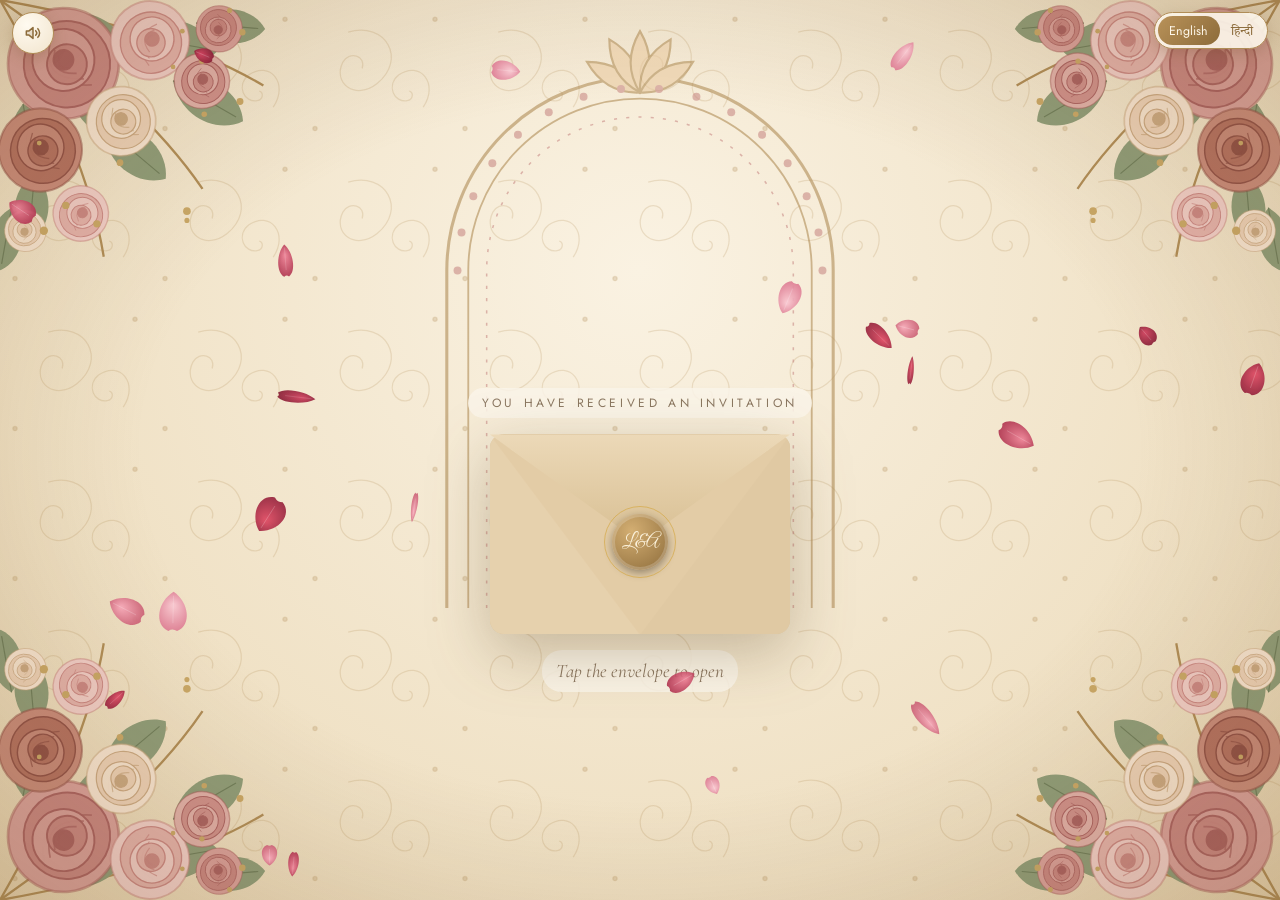
<file: index.html>
<!DOCTYPE html>
<html lang="en">
<head>
<meta charset="UTF-8">
<meta name="viewport" content="width=device-width, initial-scale=1">
<meta name="description" content="You are invited to the wedding of Lakshmi &amp; Anurag — 2 December 2026, Nashik. Tap the envelope to open your invitation.">
<meta property="og:type" content="website">
<meta property="og:url" content="https://theanuragkumar.github.io/wedding-invitation/">
<meta property="og:title" content="Lakshmi &amp; Anurag — Wedding Invitation">
<meta property="og:description" content="You are invited! 2 December 2026 · Chandrabhaga Lawns, Nashik. Tap the envelope to open your invitation.">
<meta property="og:image" content="https://theanuragkumar.github.io/wedding-invitation/assets/og-image.jpg">
<meta property="og:image:width" content="1200">
<meta property="og:image:height" content="630">
<meta name="twitter:card" content="summary_large_image">
<meta name="twitter:title" content="Lakshmi &amp; Anurag — Wedding Invitation">
<meta name="twitter:description" content="You are invited! 2 December 2026 · Nashik">
<meta name="twitter:image" content="https://theanuragkumar.github.io/wedding-invitation/assets/og-image.jpg">
<meta name="theme-color" content="#f1e4cd">
<link rel="icon" type="image/svg+xml" href="assets/favicon.svg">
<title>Lakshmi & Anurag — Wedding Invitation</title>
<link rel="preconnect" href="https://fonts.googleapis.com">
<link href="https://fonts.googleapis.com/css2?family=Cormorant+Garamond:ital,wght@0,400;0,600;1,400&family=Great+Vibes&family=Jost:wght@300;400;500&family=Tiro+Devanagari+Hindi:ital@0;1&family=Kalam:wght@400;700&display=swap" rel="stylesheet">
<link rel="stylesheet" href="style.css">
</head>
<body>

<audio id="bgm" src="assets/wedding-song.mp3" loop preload="auto"></audio>
<button type="button" id="musicBtn" class="music" aria-label="Toggle music" title="Music on/off" hidden>🔊</button>

<div class="lang" role="group" aria-label="Language">
  <button type="button" data-lang="en" class="on">English</button>
  <button type="button" data-lang="hi">हिन्दी</button>
</div>

<!-- ENVELOPE SCREEN -->
<section id="intro" class="intro">
  <p class="intro-hint" data-i18n="introHint">You have received an invitation</p>
  <div class="envelope" id="envelope" role="button" tabindex="0" data-i18n-aria="openAria" aria-label="Open wedding invitation">
    <div class="env-back"></div>
    <div class="env-letter"><span data-i18n="names2">Lakshmi &amp; Anurag</span></div>
    <div class="env-front"></div>
    <div class="env-flap"></div>
    <div class="seal">L&amp;A</div>
  </div>
  <p class="intro-tap" data-i18n="tap">Tap the envelope to open</p>
</section>

<!-- CARD -->
<main id="card" class="card hidden">

  <header class="hero" id="sec-top">
    <p class="om">॥ श्री गणेशाय नमः ॥</p>
    <p class="small-caps" data-i18n="blessing">With the blessings of Lord Ganesha and together with their families, you're invited to celebrate the marriage of</p>
    <figure class="couple"><img src="assets/couple.png" alt="Lakshmi and Anurag" width="1100" height="1473"></figure>
    <h1 class="names script" data-i18n="names">Lakshmi <span>&amp;</span> Anurag</h1>
    <div class="divider"><i></i><b>❖</b><i></i></div>
    <p class="invite-text" data-i18n="invite">Lakshmi and Anurag joyfully invite you to share in their happiness and bless them as they begin their new journey together as husband and wife. Your presence and warm wishes will make these celebrations truly memorable for both families.</p>
    <p class="hashtag" data-i18n="hash">Two hearts, one beautiful journey</p>
  </header>

  <section class="block" id="sec-date">
    <p class="eyebrow" data-i18n="saveDate">Save the Date</p>
    <h2 data-i18n="weddingDay">The Wedding Day</h2>
    <p class="muted" data-i18n="scratchSub">Scratch the card to reveal the date</p>

    <div class="scratch-wrap" id="scratchWrap">
      <div class="scratch-under">
        <small data-i18n="weddingDate">The Wedding Date</small>
        <strong data-i18n="dateBig">2 December 2026</strong>
        <span data-i18n="dateSub">Wednesday · 7:00 PM onwards</span>
      </div>
      <canvas id="scratch" aria-label="Scratch card"></canvas>
      <div class="scratch-hint" data-i18n="scratchHint">✦ Scratch here ✦</div>
    </div>
    <button type="button" class="skip" id="skipScratch" data-i18n="skip">Skip — reveal the date</button>

    <div class="countdown" id="countdown">
      <div><b id="cd-d">--</b><span data-i18n="days">Days</span></div>
      <div><b id="cd-h">--</b><span data-i18n="hours">Hours</span></div>
      <div><b id="cd-m">--</b><span data-i18n="minutes">Minutes</span></div>
      <div><b id="cd-s">--</b><span data-i18n="seconds">Seconds</span></div>
    </div>
  </section>

  <section class="block" id="sec-events">
    <p class="eyebrow" data-i18n="celebrations">Celebrations</p>
    <h2 data-i18n="order">Order of the Day</h2>

    <article class="event ev-haldi">
      <h3 data-i18n="haldi">Haldi &amp; Mehndi</h3>
      <p class="when" data-i18n="haldiWhen">Monday, 30 November &amp; Tuesday, 1 December 2026</p>
      <p class="where"><strong data-i18n="residences">At Respective Residences</strong></p>
      <div class="btns">
        <a class="btn ghost" id="gcal-haldi" target="_blank" rel="noopener" href="#" data-i18n="gcal">📅 Google Calendar</a>
      </div>
    </article>

    <article class="event ev-wed">
      <h3 data-i18n="ceremony">Wedding Ceremony</h3>
      <p class="when" data-i18n="ceremonyWhen">Wednesday, 2 December 2026 at 7:00 PM onwards</p>
      <p class="where"><strong data-i18n="venue">Chandrabhaga Lawns</strong></p>
      <p class="addr" data-i18n="road">Trimbakeshwar Road</p>
      <div class="btns">
        <a class="btn" target="_blank" rel="noopener" href="https://www.google.com/maps/search/?api=1&query=Chandrabhaga+Lawns+Trimbakeshwar+Road+Nashik" data-i18n="getDir">Get directions</a>
        <a class="btn ghost" id="gcal-wedding" target="_blank" rel="noopener" href="#" data-i18n="gcal">📅 Google Calendar</a>
      </div>
    </article>

    <article class="event ev-rec">
      <h3 data-i18n="reception">Reception</h3>
      <p class="when" data-i18n="receptionWhen">Thursday, 3 December 2026 at 7:00 PM onwards</p>
      <div class="btns">
        <a class="btn ghost" id="gcal-reception" target="_blank" rel="noopener" href="#" data-i18n="gcal">📅 Google Calendar</a>
      </div>
    </article>
  </section>

  <section class="block quote-block">
    <p class="eyebrow" data-i18n="awaiting">Awaiting Your Presence</p>
    <h2 class="script big" data-i18n="blessings">With Love &amp; Blessings</h2>
    <blockquote data-i18n="quote">“With hearts full of joy, we await your gracious presence to make our celebration complete.”</blockquote>
  </section>

  <section class="block" id="sec-map">
    <p class="eyebrow" data-i18n="where">Where We Celebrate</p>
    <h2 data-i18n="venue">Chandrabhaga Lawns</h2>
    <p class="muted" data-i18n="road">Trimbakeshwar Road</p>
    <button class="btn" id="showMap">📍 Show the map</button>
    <p class="tiny" data-i18n="mapNote">Opens Google Maps inside this page</p>
    <div class="map" id="map" hidden></div>
    <a class="btn ghost" target="_blank" rel="noopener" href="https://www.google.com/maps/search/?api=1&query=Chandrabhaga+Lawns+Trimbakeshwar+Road+Nashik" data-i18n="getDirArrow">Get directions ↗</a>
  </section>

  <footer>
    <p class="script" data-i18n="names2">Lakshmi &amp; Anurag</p>
    <p data-i18n="dateBig">2 December 2026</p>
  </footer>
</main>

<nav class="nav" id="nav" aria-label="Sections">
  <a href="#sec-top" data-sec="sec-top" class="on"><span data-i18n="navHome">Home</span></a>
  <a href="#sec-date" data-sec="sec-date"><span data-i18n="navDate">Date</span></a>
  <a href="#sec-events" data-sec="sec-events"><span data-i18n="navEvents">Events</span></a>
  <a href="#sec-map" data-sec="sec-map"><span data-i18n="navMap">Map</span></a>
</nav>

<script src="script.js"></script>
</body>
</html>
</file>
<file: style.css>
:root{
  --bg:#f4ebdc;
  --bg-2:#ebdcc3;
  --paper:#fbf6ec;
  --ink:#4a3b2b;
  --muted:#8a7660;
  --gold:#b08d57;
  --gold-d:#8c6b3a;
  --line:#d9c7a6;
}
*{box-sizing:border-box;margin:0;padding:0}
html{scroll-behavior:smooth}
body{
  font-family:'Cormorant Garamond',Georgia,serif;
  color:var(--ink);
  background:radial-gradient(circle at 50% 0,#faf3e5,var(--bg) 60%,var(--bg-2));
  min-height:100vh;
  font-size:19px;
  line-height:1.6;
}
.script{font-family:'Great Vibes',cursive;font-weight:400}
.hidden{display:none!important}

/* ---------- ENVELOPE ---------- */
.intro{
  position:fixed;inset:0;z-index:10;
  display:flex;flex-direction:column;align-items:center;justify-content:center;gap:2rem;
  background:radial-gradient(circle at 50% 40%,#f8efe0,var(--bg-2));
  transition:opacity .9s ease,visibility .9s;
}
.intro.leaving{opacity:0;visibility:hidden}
.intro-hint{font-family:'Jost',sans-serif;letter-spacing:.3em;text-transform:uppercase;font-size:.75rem;color:var(--muted)}
.intro-tap{font-style:italic;color:var(--muted);animation:pulse 2s infinite}
@keyframes pulse{50%{opacity:.4}}

.envelope{
  position:relative;width:min(340px,82vw);aspect-ratio:3/2;
  cursor:pointer;perspective:1000px;outline:none;
  filter:drop-shadow(0 18px 30px rgba(90,65,30,.3));
  transition:transform .4s;
}
.envelope:hover{transform:translateY(-4px) scale(1.02)}
.env-back{position:absolute;inset:0;background:#d9c19a;border-radius:6px}
.env-letter{
  position:absolute;left:6%;right:6%;top:6%;height:88%;
  background:var(--paper);border-radius:4px;
  display:flex;align-items:center;justify-content:center;
  font-family:'Great Vibes',cursive;font-size:1.6rem;color:var(--gold-d);
  transition:transform .9s .55s cubic-bezier(.3,.8,.3,1);
  z-index:2;
}
.env-front{
  position:absolute;inset:0;z-index:3;border-radius:6px;
  background:
    linear-gradient(to top right,#e6d1ad 49.5%,transparent 50%) left/50% 100% no-repeat,
    linear-gradient(to top left,#e0c9a3 49.5%,transparent 50%) right/50% 100% no-repeat;
  clip-path:polygon(0 0,50% 52%,100% 0,100% 100%,0 100%);
  background-color:#e3cca6;
}
.env-flap{
  position:absolute;left:0;right:0;top:0;height:54%;z-index:4;
  background:linear-gradient(#ecd9b8,#d8bf93);
  clip-path:polygon(0 0,100% 0,50% 100%);
  transform-origin:top;
  transition:transform .6s ease,z-index 0s .3s;
}
.seal{
  position:absolute;left:50%;top:54%;transform:translate(-50%,-50%);z-index:5;
  width:56px;height:56px;border-radius:50%;
  background:radial-gradient(circle at 35% 30%,#d3ae72,var(--gold-d));
  color:#fbf1da;display:grid;place-items:center;
  font-family:'Great Vibes',cursive;font-size:1.15rem;
  box-shadow:0 3px 8px rgba(0,0,0,.35),inset 0 0 0 3px rgba(255,255,255,.2);
  transition:opacity .3s;
}
.envelope.open .seal{opacity:0}
.envelope.open .env-flap{transform:rotateX(180deg);z-index:1}
.envelope.open .env-letter{transform:translateY(-70%)}

/* ---------- CARD ---------- */
.card{
  max-width:640px;margin:0 auto;padding:1.5rem 1.25rem 3rem;
  animation:rise 1s ease both;
}
@keyframes rise{from{opacity:0;transform:translateY(30px)}to{opacity:1;transform:none}}
.hero,.block,footer{
  background:var(--paper);
  border:1px solid var(--line);
  outline:1px solid var(--line);outline-offset:-9px;
  border-radius:6px;
  padding:2.5rem 1.75rem;margin-bottom:1.25rem;
  text-align:center;
  box-shadow:0 6px 20px rgba(120,90,50,.1);
}
.om{color:var(--gold-d);letter-spacing:.1em;margin-bottom:1rem}
.small-caps{font-family:'Jost',sans-serif;font-size:.75rem;letter-spacing:.18em;text-transform:uppercase;color:var(--muted);line-height:1.9}
.names{font-size:clamp(3rem,13vw,4.8rem);line-height:1.1;margin:1.2rem 0 .4rem;color:var(--gold-d)}
.names span{font-size:.6em;color:var(--gold)}
.divider{display:flex;align-items:center;gap:.8rem;margin:1rem auto;max-width:260px;color:var(--gold)}
.divider i{flex:1;height:1px;background:var(--gold);opacity:.6}
.invite-text{font-size:1.1rem;color:var(--ink)}
.hashtag{margin-top:1.2rem;font-family:'Jost',sans-serif;letter-spacing:.2em;color:var(--gold-d);font-size:.9rem}

.eyebrow{font-family:'Jost',sans-serif;font-size:.72rem;letter-spacing:.35em;text-transform:uppercase;color:var(--gold-d);margin-bottom:.4rem}
h2{font-weight:600;font-size:1.9rem;line-height:1.2;margin-bottom:.4rem}
h2.big{font-size:2.8rem;font-weight:400}
h3{font-size:1.5rem;font-weight:600}
.muted{color:var(--muted);font-style:italic}
.tiny{font-size:.8rem;color:var(--muted);margin:.4rem 0 1rem;font-family:'Jost',sans-serif}

/* scratch card */
.scratch-wrap{
  position:relative;width:min(340px,100%);height:150px;margin:1.4rem auto 1.6rem;
  border-radius:10px;overflow:hidden;
  box-shadow:0 6px 16px rgba(120,90,50,.25);
  user-select:none;-webkit-user-select:none;
}
.scratch-under{
  position:absolute;inset:0;display:flex;flex-direction:column;align-items:center;justify-content:center;
  background:linear-gradient(135deg,#f6e7c6,#e7cf9c);
}
.scratch-under small{font-family:'Jost',sans-serif;letter-spacing:.25em;text-transform:uppercase;font-size:.65rem;color:var(--gold-d)}
.scratch-under strong{font-size:2rem;font-weight:600;color:var(--ink);line-height:1.2}
.scratch-under span{font-family:'Jost',sans-serif;font-size:.85rem;color:var(--gold-d)}
#scratch{position:absolute;inset:0;width:100%;height:100%;touch-action:none;cursor:grab;transition:opacity .8s}
#scratch.done{opacity:0;pointer-events:none}

.countdown{display:grid;grid-template-columns:repeat(4,1fr);gap:.6rem;max-width:380px;margin:0 auto}
.countdown div{background:var(--bg);border:1px solid var(--line);border-radius:6px;padding:.7rem .2rem}
.countdown b{display:block;font-size:1.9rem;font-weight:600;color:var(--gold-d);line-height:1.1}
.countdown span{font-family:'Jost',sans-serif;font-size:.62rem;letter-spacing:.2em;text-transform:uppercase;color:var(--muted)}

/* events */
.event{padding:1.4rem 0;border-top:1px solid var(--line)}
.event:first-of-type{margin-top:1rem}
.when{color:var(--gold-d);font-weight:600;margin:.3rem 0}
.addr{font-size:1rem;color:var(--muted)}
.btns{display:flex;flex-wrap:wrap;gap:.6rem;justify-content:center;margin-top:1rem}

.btn{
  display:inline-block;font-family:'Jost',sans-serif;font-size:.8rem;letter-spacing:.08em;
  padding:.65rem 1.2rem;border-radius:30px;border:1px solid var(--gold-d);
  background:var(--gold-d);color:#fff8ea;text-decoration:none;cursor:pointer;
  transition:.25s;
}
.btn:hover{background:var(--ink);border-color:var(--ink)}
.btn.ghost{background:transparent;color:var(--gold-d)}
.btn.ghost:hover{background:var(--gold-d);color:#fff8ea}

blockquote{font-style:italic;font-size:1.3rem;margin-top:.6rem;color:var(--ink)}
.map{margin:0 auto 1rem;border-radius:8px;overflow:hidden;border:1px solid var(--line)}
.map iframe{width:100%;height:300px;border:0;display:block}
.contact{font-size:1.3rem}
.contact a{color:var(--gold-d)}
footer .script{font-size:2.4rem;color:var(--gold-d)}
footer p:last-child{letter-spacing:.2em;font-family:'Jost',sans-serif;font-size:.8rem;color:var(--muted)}

/* ================= BACKGROUND IMAGERY ================= */
body{
  background:
    radial-gradient(ellipse at 50% 0,rgba(255,250,238,.9),transparent 60%),
    url("assets/paisley.svg") 0 0/150px repeat,
    linear-gradient(180deg,#f7eedd,#ecdcc0 55%,#e5d1ae) fixed;
}
body::after{ /* soft vignette */
  content:"";position:fixed;inset:0;pointer-events:none;z-index:0;
  background:radial-gradient(ellipse at center,transparent 55%,rgba(120,85,40,.22));
}
.intro{
  background:
    
    radial-gradient(circle at 50% 40%,#f8efe0,var(--bg-2));
}
.intro::before{ /* breathing arch */
  content:"";position:absolute;inset:0;z-index:-1;opacity:.45;
  background:url("assets/arch.svg") center 6%/min(520px,90vw) auto no-repeat;
  animation:breathe 6s ease-in-out infinite;
}
@keyframes breathe{50%{transform:scale(1.04);opacity:.5}}
.card{position:relative;z-index:1}

/* floral corners */
.hero,.block,footer{position:relative}
.hero::before,.hero::after,.block::before,.block::after{
  content:"";position:absolute;width:96px;height:96px;pointer-events:none;
  background:url("assets/corner.svg") center/contain no-repeat;
}
.hero::before,.block::before{top:4px;left:4px}
.hero::after,.block::after{bottom:4px;right:4px;transform:rotate(180deg)}
.hero{background:linear-gradient(rgba(251,246,236,.82),rgba(251,246,236,.82)),url("assets/arch.svg") center 10px/300px auto no-repeat}

/* ================= ANIMATION ================= */
.intro .envelope{animation:float 4s ease-in-out infinite}
.envelope.open{animation:none}
@keyframes float{50%{transform:translateY(-10px)}}
.seal{animation:glow 2.4s ease-in-out infinite}
@keyframes glow{50%{box-shadow:0 0 0 8px rgba(176,141,87,.25),0 3px 8px rgba(0,0,0,.35)}}

.reveal{opacity:0;transform:translateY(40px) scale(.98);transition:opacity 1s ease,transform 1s cubic-bezier(.2,.7,.2,1)}
.reveal.in{opacity:1;transform:none}
.hero .names{background:linear-gradient(90deg,var(--gold-d),#d9b878,var(--gold-d));background-size:200% 100%;
  -webkit-background-clip:text;background-clip:text;color:transparent;animation:shine 6s linear infinite}
@keyframes shine{to{background-position:-200% 0}}
.hero > *{opacity:0;animation:fadeUp .9s ease forwards}
.card:not(.hidden) .hero > *:nth-child(1){animation-delay:.3s}
.card:not(.hidden) .hero > *:nth-child(2){animation-delay:.6s}
.card:not(.hidden) .hero > *:nth-child(3){animation-delay:.9s}
.card:not(.hidden) .hero > *:nth-child(4){animation-delay:1.2s}
.card:not(.hidden) .hero > *:nth-child(5){animation-delay:1.4s}
.card:not(.hidden) .hero > *:nth-child(6){animation-delay:1.6s}
@keyframes fadeUp{from{opacity:0;transform:translateY(20px)}to{opacity:1;transform:none}}
.countdown b{animation:none}
.scratch-wrap{animation:float 4s ease-in-out infinite}
.btn{transition:.25s,transform .2s}.btn:hover{transform:translateY(-2px)}

#petals{position:fixed;inset:0;width:100%;height:100%;pointer-events:none;z-index:50}
@media (prefers-reduced-motion:reduce){
  *{animation:none!important}.reveal{opacity:1;transform:none}.hero>*{opacity:1}
}

/* ================= CURVED CARDS ================= */
.hero,.block,footer{border-radius:32px;overflow:hidden}
.hero::before,.block::before{top:10px;left:10px}
.hero::after,.block::after{bottom:10px;right:10px}
.scratch-wrap{border-radius:24px}
.countdown div{border-radius:18px}
.event{border:1px solid var(--line);border-radius:24px;padding:1.4rem 1.2rem;margin-top:1rem;background:rgba(244,235,220,.45)}
.event:first-of-type{margin-top:1.2rem}
.map{border-radius:24px}
.btn{border-radius:30px}
.envelope .env-back,.envelope .env-front{border-radius:14px}
.env-letter{border-radius:10px}

/* ================= BEIGE-ALIGNED PALETTE ================= */
:root{
  --rose:#b3716b;     /* dusty rose */
  --sage:#8b9776;     /* soft sage */
  --sand:#efe2cb;
}
.eyebrow{color:var(--rose)}
.countdown b{color:var(--rose)}
.countdown div{background:linear-gradient(180deg,var(--sand),#e8d6b8)}
.when{color:var(--rose)}
.hashtag{color:var(--rose)}
.divider{color:var(--sage)}
.divider i{background:var(--sage)}
.btn{background:linear-gradient(135deg,#b99259,#8c6b3a);border-color:#8c6b3a}
.btn.ghost{background:transparent;color:var(--gold-d)}
.hero,.block,footer{background-color:#fbf5e9}
.event{background:rgba(239,226,203,.55);border-color:#dcc8a4}
blockquote{color:var(--rose)}
.quote-block{background:linear-gradient(180deg,#fbf5e9,#f3e6cf)}
footer{background:linear-gradient(180deg,#fbf5e9,#efe0c4)}

/* ================= HANGING FLORAL GARLANDS ================= */
body{position:relative}
body::before{
  content:"";position:absolute;top:0;left:0;right:0;height:180px;z-index:55;pointer-events:none;
  background:url("assets/garland.svg") center top/300px auto repeat-x;
  transform-origin:top center;animation:sway 5s ease-in-out infinite;
  filter:saturate(.8) drop-shadow(0 4px 4px rgba(90,60,30,.18));
}
@keyframes sway{0%,100%{transform:rotate(-.6deg)}50%{transform:rotate(.6deg)}}
.card{padding-top:150px}

/* ================= PHOTO BACKGROUND + COUPLE ================= */
:root{--bq:clamp(150px,34vw,300px)}
html{
  background:
    url("assets/bq_tl.svg") left top/var(--bq) no-repeat fixed,
    url("assets/bq_tr.svg") right top/var(--bq) no-repeat fixed,
    url("assets/bq_bl.svg") left bottom/var(--bq) no-repeat fixed,
    url("assets/bq_br.svg") right bottom/var(--bq) no-repeat fixed,
    url("assets/paisley.svg") 0 0/150px repeat,
    radial-gradient(ellipse at 50% 30%,#faf2e2,#efe0c3 70%,#e6d2ae) fixed;
}
body{background:none !important}
body::before{display:block !important;background:url("assets/garland.svg") center top/300px auto repeat-x !important;z-index:55}
.card{padding-top:150px}
.intro{background:none !important;padding-top:20vh}
.intro::before{display:block !important;inset:0;z-index:-1;opacity:.6;
  background:url("assets/arch.svg") center 8%/min(460px,88vw) auto no-repeat;animation:breathe 6s ease-in-out infinite}
.hero,.block,footer{background-image:none !important;background-color:rgba(251,245,233,.95) !important}

.couple{
  width:min(320px,82%);margin:1.6rem auto .4rem;
  border-radius:999px 999px 28px 28px;overflow:hidden;
  border:3px solid var(--gold);
  box-shadow:0 0 0 8px rgba(251,245,233,.9),0 0 0 9px var(--line),0 14px 30px rgba(110,80,40,.3);
  background:#fbf3e3;
}
.couple img{display:block;width:100%;height:auto;transition:transform 6s ease}
.couple:hover img{transform:scale(1.05)}
.intro-hint,.intro-tap{background:rgba(251,245,233,.85);padding:.35rem .9rem;border-radius:20px}
.envelope{width:min(300px,74vw)}
html,body{overflow-x:hidden}
body:has(#intro:not(.leaving))::before{display:none !important}

/* ================= LANGUAGE SWITCH ================= */
.lang{position:fixed;top:12px;right:12px;z-index:70;display:flex;background:rgba(251,245,233,.92);
  border:1px solid var(--gold);border-radius:30px;padding:3px;box-shadow:0 4px 14px rgba(110,80,40,.25)}
.lang button{font-family:'Jost','Tiro Devanagari Hindi',sans-serif;font-size:.78rem;border:0;background:transparent;
  color:var(--gold-d);padding:.35rem .85rem;border-radius:30px;cursor:pointer;transition:.25s}
.lang button.on{background:linear-gradient(135deg,#b99259,#8c6b3a);color:#fff8ea}
.scratch-hint{position:absolute;inset:0;display:grid;place-items:center;pointer-events:none;
  color:#6b5126;font-weight:700;font-size:1.25rem;transition:opacity .8s}
#scratch.done + .scratch-hint{opacity:0}

/* Hindi typography (Great Vibes / Jost have no Devanagari) */
html[lang="hi"] body{font-family:'Tiro Devanagari Hindi','Noto Serif Devanagari',serif}
html[lang="hi"] .script{font-family:'Kalam','Tiro Devanagari Hindi',cursive;font-weight:700}
html[lang="hi"] .small-caps,html[lang="hi"] .eyebrow,html[lang="hi"] .btn,html[lang="hi"] .intro-hint,
html[lang="hi"] .countdown span,html[lang="hi"] .scratch-under small,html[lang="hi"] .scratch-under span,
html[lang="hi"] .tiny{font-family:'Tiro Devanagari Hindi',serif;letter-spacing:0;text-transform:none}
html[lang="hi"] .small-caps{font-size:.95rem;line-height:1.9}
html[lang="hi"] .names{font-size:clamp(2.6rem,11vw,4rem);line-height:1.3}
html[lang="hi"] h2.big{font-size:2.3rem}
html[lang="hi"] .env-letter{font-family:'Kalam',cursive;font-size:1.4rem}
html[lang="hi"] .scratch-under strong{font-size:1.7rem}

/* ================= EXTRA POLISH ================= */
/* twinkling gold sparkles in the background */
.twinkle{position:fixed;z-index:2;pointer-events:none;width:var(--s);height:var(--s);
  background:radial-gradient(circle,#fff6d6 0,#e3bf72 35%,transparent 70%);border-radius:50%;
  animation:twinkle var(--d) ease-in-out infinite;animation-delay:var(--dl);opacity:0}
.twinkle::before,.twinkle::after{content:"";position:absolute;left:50%;top:50%;background:#e8c982;transform:translate(-50%,-50%)}
.twinkle::before{width:260%;height:1px}.twinkle::after{width:1px;height:260%}
@keyframes twinkle{0%,100%{opacity:0;transform:scale(.3)}50%{opacity:.95;transform:scale(1)}}

/* burst particles */
.spark{position:fixed;z-index:80;pointer-events:none;width:8px;height:8px;border-radius:50%;
  background:radial-gradient(circle,#fff3c8,#d9b25a);box-shadow:0 0 8px #e8c982}
.spark.rect{border-radius:2px;width:6px;height:11px}

/* ornate heading flourish */
.block h2::after{content:"";display:block;width:170px;height:16px;margin:.55rem auto 0;
  background:url("data:image/svg+xml,%3Csvg xmlns='http://www.w3.org/2000/svg' viewBox='0 0 170 16'%3E%3Cg fill='none' stroke='%23b08d57' stroke-width='1.3' stroke-linecap='round'%3E%3Cpath d='M2 8h58M110 8h58'/%3E%3Cpath d='M60 8c6-8 12-8 18 0s12 8 18 0 12-8 14 0'/%3E%3C/g%3E%3Cpath d='M85 2l5 6-5 6-5-6z' fill='%23c4566b'/%3E%3C/svg%3E") center/contain no-repeat}
.block h2.script::after{display:none}
.hero .names{text-shadow:0 2px 14px rgba(176,141,87,.25);filter:drop-shadow(0 2px 2px rgba(120,85,40,.15))}

/* couple frame glow + sheen */
.couple{position:relative;animation:glowRing 4s ease-in-out infinite}
@keyframes glowRing{50%{box-shadow:0 0 0 8px rgba(251,245,233,.9),0 0 0 9px var(--line),0 14px 40px rgba(201,150,80,.55)}}
.couple::after{content:"";position:absolute;inset:0;pointer-events:none;
  background:linear-gradient(115deg,transparent 40%,rgba(255,255,255,.55) 50%,transparent 60%);
  transform:translateX(-120%);animation:sheen 6s ease-in-out 2.5s infinite}
@keyframes sheen{0%{transform:translateX(-120%)}35%,100%{transform:translateX(120%)}}

/* countdown */
.countdown b{background:linear-gradient(180deg,#c4566b,#8c4a52);-webkit-background-clip:text;background-clip:text;color:transparent;font-size:2.1rem}
.countdown div{box-shadow:0 4px 10px rgba(120,90,50,.15),inset 0 1px 0 rgba(255,255,255,.7);position:relative}
#cd-s{display:inline-block;animation:tickpulse 1s ease-in-out infinite}
@keyframes tickpulse{50%{transform:scale(1.12)}}

/* event cards with badges */
.event{position:relative;padding-top:2.6rem;transition:transform .3s,box-shadow .3s}
.event:hover{transform:translateY(-4px);box-shadow:0 12px 24px rgba(120,90,50,.2)}
.event::before{position:absolute;top:-22px;left:50%;transform:translateX(-50%);
  width:44px;height:44px;border-radius:50%;display:grid;place-items:center;font-size:1.3rem;
  background:linear-gradient(135deg,#fbf0d4,#e5c98a);border:2px solid var(--gold);box-shadow:0 4px 10px rgba(120,90,50,.3)}
.ev-haldi::before{content:"🌼"}
.ev-wed::before{content:"💍"}
.ev-rec::before{content:"🥂"}
.event{margin-top:2rem !important}

/* quote */
blockquote{position:relative;padding:0 .5rem}
.quote-block{background-image:radial-gradient(circle at 50% 0,rgba(201,150,80,.15),transparent 60%) !important}

/* buttons shine */
.btn{position:relative;overflow:hidden}
.btn:not(.ghost)::after{content:"";position:absolute;top:0;left:-80%;width:50%;height:100%;
  background:linear-gradient(115deg,transparent,rgba(255,255,255,.45),transparent);transform:skewX(-20deg);animation:btnshine 4.5s infinite}
@keyframes btnshine{0%,60%{left:-80%}100%{left:140%}}

/* seal pulse ring */
.seal::after{content:"";position:absolute;inset:-8px;border-radius:50%;border:1.5px solid rgba(212,169,71,.7);animation:ring 2.4s ease-out infinite}
@keyframes ring{from{transform:scale(.85);opacity:1}to{transform:scale(1.45);opacity:0}}
.envelope.open .seal::after{display:none}

/* richer reveal: events slide in from alternating sides */
.event.reveal-l{opacity:0;transform:translateX(-40px);transition:1s}
.event.reveal-r{opacity:0;transform:translateX(40px);transition:1s}
.event.in{opacity:1;transform:none}
@media (prefers-reduced-motion:reduce){.twinkle,.spark{display:none}}

/* fix: keep the fade-in AND the glow on the couple frame */
.card .hero .couple{animation:fadeUp .9s ease forwards,glowRing 4s ease-in-out infinite}
.card .hero .names{animation:fadeUp .9s ease forwards,shine 6s linear infinite}

/* ================= MUSIC BUTTON ================= */
.music{position:fixed;top:12px;left:12px;z-index:70;width:42px;height:42px;border-radius:50%;
  border:1.5px solid var(--gold);background:radial-gradient(circle at 35% 30%,#fffaf0,#f1e4cd);color:var(--gold-d);display:grid;place-items:center;padding:0;cursor:pointer;
  box-shadow:0 4px 14px rgba(110,80,40,.25);transition:transform .2s}
.music:hover{transform:scale(1.08)}
.music.playing{animation:ring2 2.4s ease-out infinite}
@keyframes ring2{0%{box-shadow:0 0 0 0 rgba(176,141,87,.55),0 4px 14px rgba(110,80,40,.25)}100%{box-shadow:0 0 0 14px rgba(176,141,87,0),0 4px 14px rgba(110,80,40,.25)}}

.card:not(.hidden) .hero > *:nth-child(7){animation-delay:1.6s}
.intro{gap:1rem !important}

/* ================= RSVP, SKIP, 3-LANGUAGE SWITCH ================= */
.lang button{padding:.35rem .7rem}
.skip{display:block;margin:-.6rem auto 1.2rem;background:none;border:0;cursor:pointer;
  font-family:'Jost','Tiro Devanagari Hindi',sans-serif;font-size:.78rem;color:var(--rose);text-decoration:underline;text-underline-offset:3px}
.skip[hidden]{display:none}
.rsvp form{max-width:420px;margin:1.2rem auto 0;display:flex;flex-direction:column;gap:.9rem;text-align:left}
.rsvp input[type=text],.rsvp textarea{width:100%;font:inherit;font-size:1rem;color:var(--ink);
  background:#fffaf0;border:1px solid var(--line);border-radius:16px;padding:.75rem 1rem;outline:none;transition:.2s}
.rsvp input[type=text]:focus,.rsvp textarea:focus{border-color:var(--gold);box-shadow:0 0 0 3px rgba(176,141,87,.2)}
.rsvp textarea{resize:vertical}
.choice{display:flex;flex-wrap:wrap;gap:.6rem}
.choice label{flex:1 1 150px;cursor:pointer}
.choice input{position:absolute;opacity:0;pointer-events:none}
.choice span{display:block;text-align:center;padding:.7rem .6rem;border:1px solid var(--gold);border-radius:30px;
  color:var(--gold-d);font-size:.95rem;transition:.25s;background:#fffaf0}
.choice input:checked + span{background:linear-gradient(135deg,#c4566b,#9a3a52);border-color:#9a3a52;color:#fff8ea;box-shadow:0 4px 10px rgba(154,58,82,.3)}
.choice input:focus-visible + span{outline:2px solid var(--gold-d);outline-offset:2px}
.guests{display:flex;align-items:center;justify-content:space-between;gap:1rem;padding:.4rem .4rem .4rem 1rem;
  background:#fffaf0;border:1px solid var(--line);border-radius:30px}
.guests[hidden]{display:none}
.stepper{display:flex;align-items:center;gap:.8rem}
.stepper button{width:38px;height:38px;border-radius:50%;border:1px solid var(--gold);background:#fbf0d4;color:var(--gold-d);font-size:1.3rem;cursor:pointer;line-height:1}
.stepper output{min-width:1.6rem;text-align:center;font-size:1.3rem;font-weight:600;color:var(--rose)}
.rsvp .btn{align-self:center;margin-top:.3rem;padding:.8rem 1.6rem;font-size:.9rem}
.rsvp .tiny{text-align:center;margin:0}
.err{color:#a5384f;font-size:.85rem;margin:-.4rem 0 0 .6rem;font-family:'Jost','Tiro Devanagari Hindi',sans-serif}
.err[hidden]{display:none}
.choice label{position:relative}

/* RSVP — compact on phones */
@media (max-width:600px){
  .rsvp form{max-width:320px;gap:.6rem;margin-top:.8rem}
  .rsvp input[type=text],.rsvp textarea{font-size:.9rem;padding:.55rem .85rem;border-radius:14px}
  .choice{gap:.4rem}
  .choice label{flex:1 1 120px}
  .choice span{padding:.5rem .4rem;font-size:.82rem}
  .guests{padding:.25rem .3rem .25rem .85rem;font-size:.85rem}
  .stepper{gap:.5rem}
  .stepper button{width:30px;height:30px;font-size:1.1rem}
  .stepper output{font-size:1.05rem}
  .rsvp textarea{rows:2;min-height:0;height:3.2rem}
  .rsvp .btn{padding:.6rem 1.2rem;font-size:.8rem}
  .rsvp h2{font-size:1.5rem}
}

/* Map height on phones */
@media (max-width:600px){
  .map iframe{height:200px}
}

.music svg{display:block}
.music.playing .w1{animation:wave 1.2s ease-in-out infinite}
.music.playing .w2{animation:wave 1.2s ease-in-out .25s infinite}
@keyframes wave{0%,100%{opacity:.35}50%{opacity:1}}

/* gap between couple photo and names */
.hero .names{margin-top:2.2rem}

/* ================= STICKY MENU ================= */
.nav{position:fixed;left:50%;bottom:14px;transform:translateX(-50%) translateY(120%);z-index:60;
  display:flex;gap:2px;padding:5px;border-radius:999px;max-width:calc(100% - 24px);
  background:rgba(251,245,233,.92);backdrop-filter:blur(8px);-webkit-backdrop-filter:blur(8px);
  border:1px solid var(--gold);box-shadow:0 8px 24px rgba(110,80,40,.28);
  opacity:0;pointer-events:none;transition:transform .6s ease,opacity .6s ease}
.card:not(.hidden) ~ .nav{transform:translateX(-50%);opacity:1;pointer-events:auto;transition-delay:1.2s}
.nav a{padding:.5rem .95rem;border-radius:999px;text-decoration:none;white-space:nowrap;
  font-family:'Jost','Tiro Devanagari Hindi',sans-serif;font-size:.82rem;letter-spacing:.04em;color:var(--gold-d);transition:.25s}
.nav a.on{background:linear-gradient(135deg,#c4566b,#9a3a52);color:#fff8ea;box-shadow:0 3px 8px rgba(154,58,82,.35)}
.card{padding-bottom:5.5rem}
@media (max-width:380px){.nav a{padding:.5rem .7rem;font-size:.76rem}}
</file>
